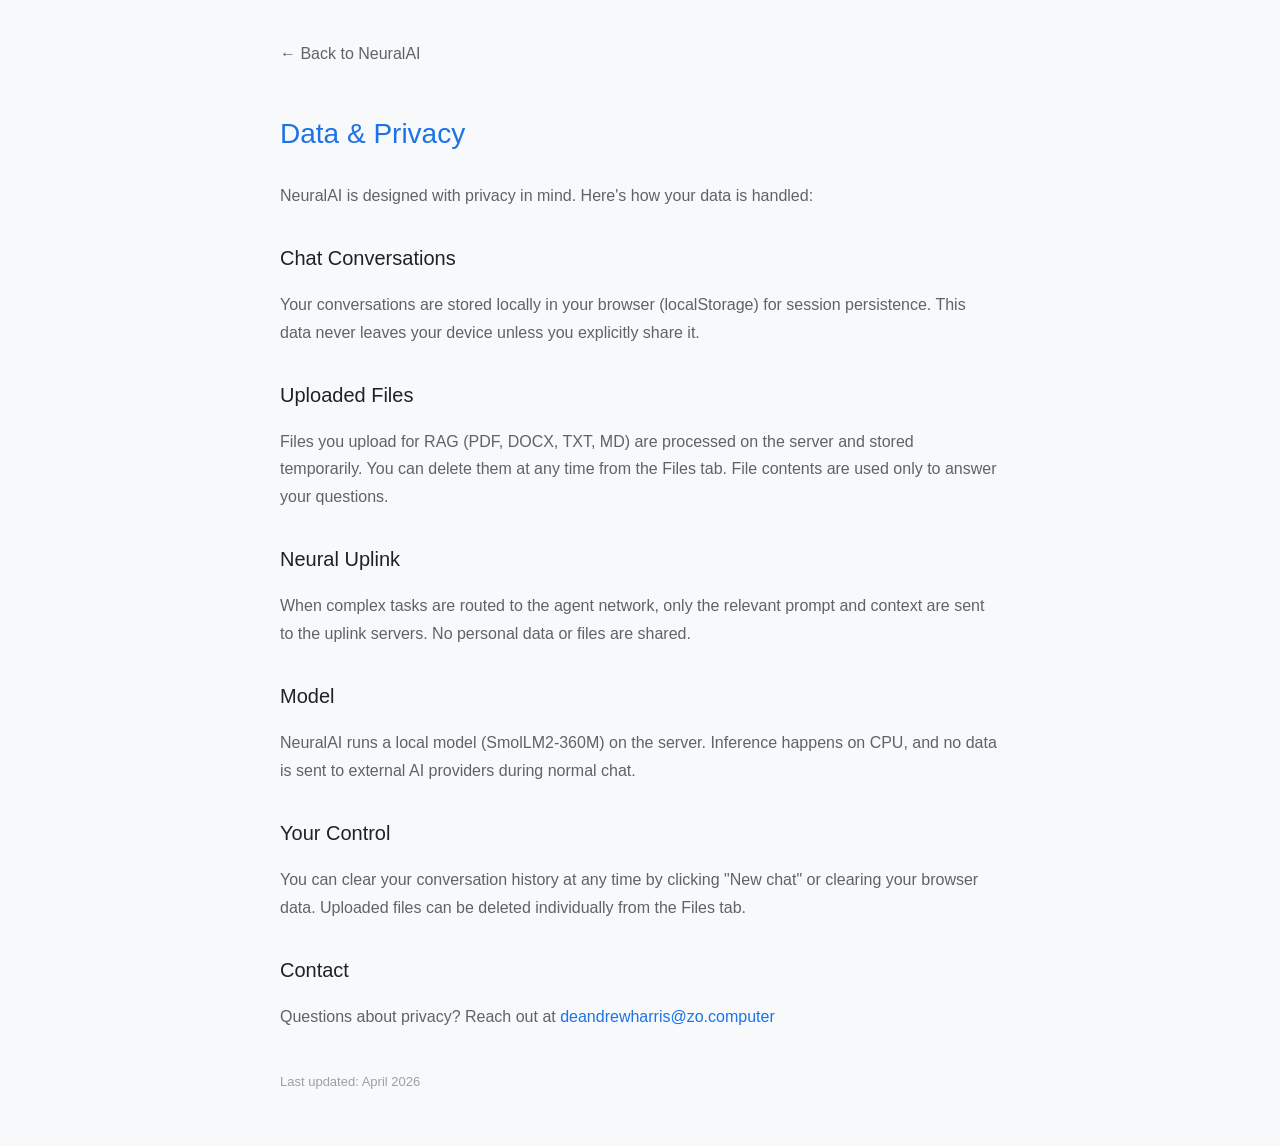
<file: from-scratch/web_ui/templates/privacy.html>
<!DOCTYPE html>
<html lang="en">
<head>
<meta charset="UTF-8">
<meta name="viewport" content="width=device-width, initial-scale=1.0">
<title>Privacy & Data — NeuralAI</title>
<style>
body{font-family:'Google Sans',Roboto,sans-serif;background:#f8f9fa;color:#202124;margin:0;padding:40px 20px;max-width:720px;margin:0 auto;line-height:1.7}
h1{font-size:28px;font-weight:500;margin-bottom:24px;color:#1a73e8}
h2{font-size:20px;font-weight:500;margin-top:32px;color:#202124}
p{color:#5f6368}
a{color:#1a73e8;text-decoration:none}
a:hover{text-decoration:underline}
.back{display:inline-flex;align-items:center;gap:8px;margin-bottom:24px;color:#5f6368}
.back:hover{color:#1a73e8}
</style>
</head>
<body>
<a href="/" class="back">← Back to NeuralAI</a>
<h1>Data & Privacy</h1>
<p>NeuralAI is designed with privacy in mind. Here's how your data is handled:</p>

<h2>Chat Conversations</h2>
<p>Your conversations are stored locally in your browser (localStorage) for session persistence. This data never leaves your device unless you explicitly share it.</p>

<h2>Uploaded Files</h2>
<p>Files you upload for RAG (PDF, DOCX, TXT, MD) are processed on the server and stored temporarily. You can delete them at any time from the Files tab. File contents are used only to answer your questions.</p>

<h2>Neural Uplink</h2>
<p>When complex tasks are routed to the agent network, only the relevant prompt and context are sent to the uplink servers. No personal data or files are shared.</p>

<h2>Model</h2>
<p>NeuralAI runs a local model (SmolLM2-360M) on the server. Inference happens on CPU, and no data is sent to external AI providers during normal chat.</p>

<h2>Your Control</h2>
<p>You can clear your conversation history at any time by clicking "New chat" or clearing your browser data. Uploaded files can be deleted individually from the Files tab.</p>

<h2>Contact</h2>
<p>Questions about privacy? Reach out at <a href="mailto:deandrewharris@zo.computer">deandrewharris@zo.computer</a></p>

<p style="margin-top:40px;color:#9aa0a6;font-size:13px;">Last updated: April 2026</p>
</body>
</html>
</file>
